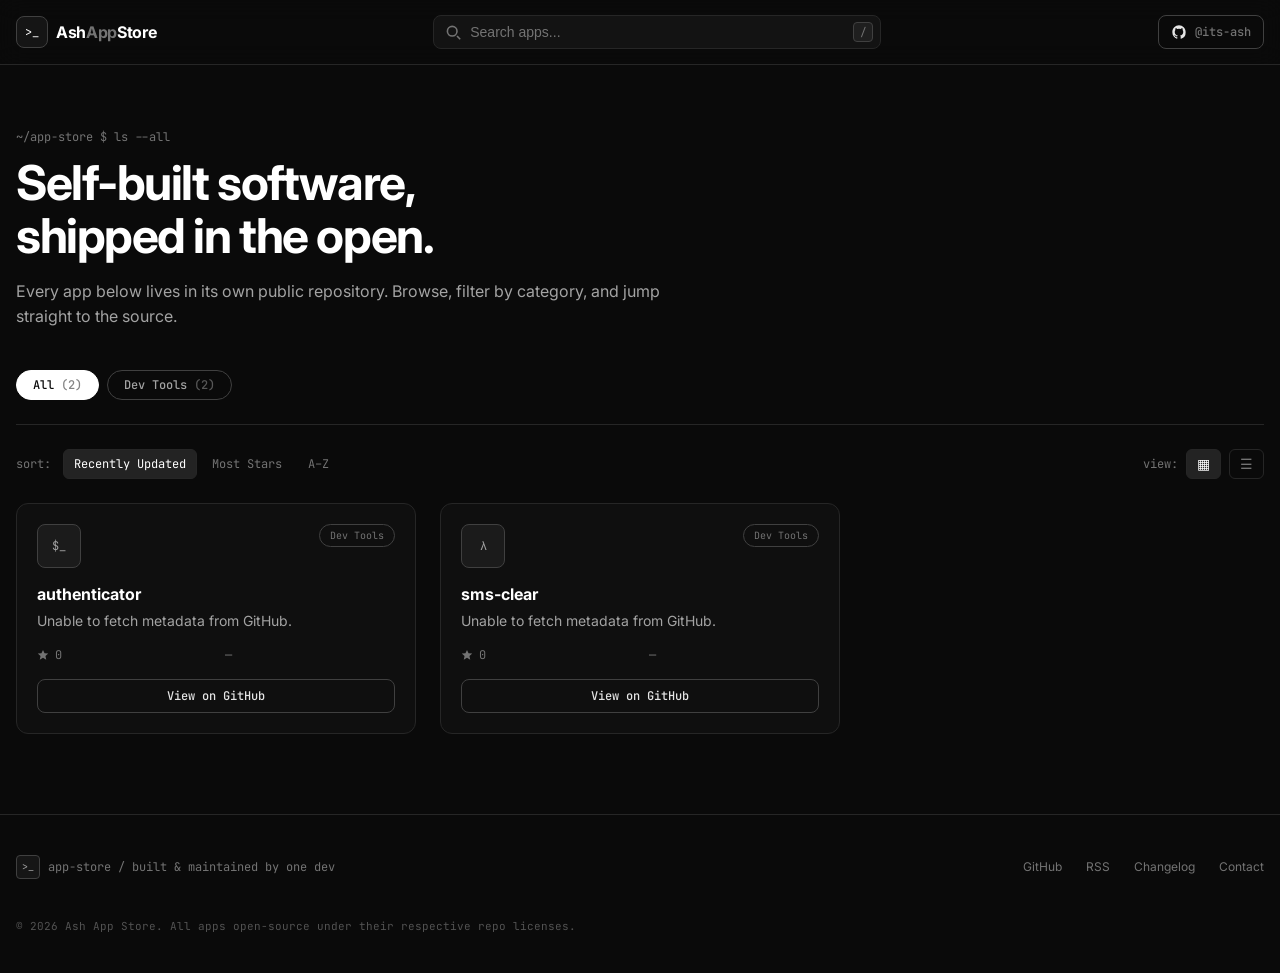
<file: index.html>
<!DOCTYPE html>
<html lang="en">
<head>
  <meta charset="UTF-8" />
  <meta name="viewport" content="width=device-width, initial-scale=1.0" />
  <title>Ash App Store — Self-built software, shipped in the open</title>
  <meta name="description" content="Every app lives in its own public repository. Browse, filter by category, and jump straight to the source." />
  <meta name="author" content="Ash Store" />
  <meta name="robots" content="index, follow, max-image-preview:large" />
  <meta name="theme-color" content="#0a0a0a" />

  <meta property="og:type" content="website" />
  <meta property="og:title" content="Ash App Store" />
  <meta property="og:description" content="Self-built software, shipped in the open. Browse and install apps from public repositories." />
  <meta property="og:image" content="favicon.svg" />
  <meta property="og:site_name" content="Ash App Store" />

  <meta name="twitter:card" content="summary" />
  <meta name="twitter:title" content="Ash App Store" />
  <meta name="twitter:description" content="Self-built software, shipped in the open." />
  <meta name="twitter:image" content="favicon.svg" />

  <link rel="icon" href="favicon.svg" type="image/svg+xml" />
  <link rel="shortcut icon" href="favicon.svg" type="image/svg+xml" />
  <link rel="preconnect" href="https://fonts.googleapis.com" />
  <link rel="preconnect" href="https://fonts.gstatic.com" crossorigin />
  <link href="https://fonts.googleapis.com/css2?family=Inter:wght@400;500;600;700&family=JetBrains+Mono:wght@400;500&display=swap" rel="stylesheet" />
  <link rel="stylesheet" href="styles.css" />
</head>
<body>
  <header class="navbar">
    <div class="navbar-inner">
      <a href="#" class="logo">
        <span class="logo-icon">&gt;_</span>
        <span class="logo-text">Ash<span>App</span>Store</span>
      </a>
      <div class="search-wrap">
        <span class="search-icon" aria-hidden="true">
          <svg viewBox="0 0 20 20" fill="none" stroke="currentColor" stroke-width="2"><circle cx="9" cy="9" r="6"/><path d="m15 15 4 4"/></svg>
        </span>
        <input id="searchInput" type="search" placeholder="Search apps..." autocomplete="off" />
        <kbd class="search-kbd">/</kbd>
      </div>
      <a href="https://github.com/its-ash" class="nav-github" target="_blank" rel="noopener">
        <span class="gh-icon">
          <svg viewBox="0 0 24 24" fill="currentColor"><path d="M12 2C6.48 2 2 6.58 2 12.25c0 4.52 2.87 8.36 6.84 9.71.5.09.68-.22.68-.49v-1.71c-2.78.62-3.37-1.21-3.37-1.21-.45-1.18-1.11-1.49-1.11-1.49-.91-.63.07-.62.07-.62 1 .07 1.53 1.05 1.53 1.05.89 1.56 2.34 1.11 2.91.85.09-.66.35-1.11.63-1.36-2.22-.26-4.56-1.14-4.56-5.07 0-1.12.39-2.03 1.03-2.75-.1-.26-.45-1.3.1-2.7 0 0 .84-.28 2.75 1.05a9.36 9.36 0 0 1 5 0c1.91-1.33 2.75-1.05 2.75-1.05.55 1.4.2 2.44.1 2.7.64.72 1.03 1.63 1.03 2.75 0 3.94-2.34 4.81-4.57 5.06.36.32.68.94.68 1.9v2.82c0 .27.18.59.69.49A10.26 10.26 0 0 0 22 12.25C22 6.58 17.52 2 12 2Z"/></svg>
        </span>
        <span class="nav-github-text">@its-ash</span>
      </a>
    </div>
  </header>

  <main class="main-inner">
    <section class="hero">
      <p class="hero-eyebrow">~/app-store $ ls --all</p>
      <h1 class="hero-title">Self-built software,<br />shipped in the open.</h1>
      <p class="hero-sub">Every app below lives in its own public repository. Browse, filter by category, and jump straight to the source.</p>
    </section>

    <section class="category-bar" id="categoryBar"></section>

    <section class="toolbar">
      <div class="sort-group">
        <span class="sort-label">sort:</span>
        <button class="sort-btn active" data-sort="updated" type="button">Recently Updated</button>
        <button class="sort-btn" data-sort="stars" type="button">Most Stars</button>
        <button class="sort-btn" data-sort="name" type="button">A–Z</button>
      </div>
      <div class="view-toggle">
        <span class="view-label">view:</span>
        <button class="view-btn active" data-view="grid" aria-label="Grid view" type="button">▦</button>
        <button class="view-btn" data-view="list" aria-label="List view" type="button">☰</button>
      </div>
    </section>

    <section class="apps-section">
      <div id="appsContainer" class="apps-grid"></div>
    </section>
  </main>

  <footer class="footer">
    <div class="footer-inner">
      <div class="footer-brand">
        <span class="footer-icon">&gt;_</span>
        <span class="footer-text">app-store / built &amp; maintained by one dev</span>
      </div>
      <nav class="footer-nav">
        <a href="https://github.com/its-ash" target="_blank" rel="noopener">GitHub</a>
        <a href="#">RSS</a>
        <a href="#">Changelog</a>
        <a href="#">Contact</a>
      </nav>
    </div>
    <p class="footer-copy">© 2026 Ash App Store. All apps open-source under their respective repo licenses.</p>
  </footer>

  <div id="detailModal" class="modal" aria-hidden="true">
    <div class="modal-card">
      <button class="close-btn" type="button" aria-label="Close">✕</button>
      <div class="modal-header">
        <div id="modalIcon" class="modal-icon"></div>
        <div>
          <h3 id="modalTitle"></h3>
          <p id="modalVersion"></p>
        </div>
      </div>
      <div class="modal-stats">
        <div id="modalRating"></div>
        <div id="modalDownloads"></div>
        <div id="modalLanguage"></div>
      </div>
      <p id="modalDescription" class="modal-description"></p>
      <div id="modalDetails" class="modal-details"></div>
      <div class="modal-actions">
        <button id="shareBtn" class="btn-ghost" type="button"><span>Share</span></button>
        <a id="repoLink" class="btn-secondary" href="#" target="_blank" rel="noopener"><span>View Repo</span></a>
        <button id="installBtn" class="btn-primary" type="button"><span>Install</span></button>
      </div>
    </div>
  </div>

  <script src="script.js"></script>
</body>
</html>
</file>
<file: styles.css>
:root {
  --bg: #0a0a0a;
  --surface: #111111;
  --surface-alt: #1a1a1a;
  --surface-hover: #1e1e1e;
  --text: #e5e5e5;
  --text-bright: #ffffff;
  --muted: #737373;
  --muted-bright: #a3a3a3;
  --border: #262626;
  --border-bright: #404040;
  --accent: #ffffff;
  --accent-contrast: #0a0a0a;
}

* { box-sizing: border-box; margin: 0; padding: 0; }
html { scroll-behavior: smooth; }
body {
  font-family: "Inter", system-ui, -apple-system, sans-serif;
  background-color: var(--bg);
  color: var(--text);
  -webkit-font-smoothing: antialiased;
  min-height: 100vh;
}
::selection { background-color: var(--accent); color: var(--accent-contrast); }

.navbar {
  position: sticky; top: 0; z-index: 50;
  border-bottom: 1px solid var(--border);
  background-color: rgba(10,10,10,0.9);
  backdrop-filter: blur(12px);
}
.navbar-inner {
  max-width: 80rem; margin: 0 auto; padding: 0 1rem;
  display: flex; align-items: center; justify-content: space-between;
  gap: 1rem; height: 4rem;
}
.logo { display: flex; align-items: center; gap: 0.5rem; text-decoration: none; flex-shrink: 0; }
.logo-icon {
  display: flex; align-items: center; justify-content: center;
  width: 2rem; height: 2rem; border-radius: 0.5rem;
  border: 1px solid var(--border-bright); background: rgba(255,255,255,0.05);
  font-family: "JetBrains Mono", monospace; font-size: 0.75rem; color: var(--text-bright);
}
.logo-text { font-size: 1rem; font-weight: 700; letter-spacing: -0.02em; color: var(--text-bright); }
.logo-text > span { color: var(--muted); }

.search-wrap { position: relative; display: flex; align-items: center; flex: 1; max-width: 28rem; }
.search-icon { position: absolute; left: 0.75rem; display: flex; align-items: center; color: var(--muted); pointer-events: none; }
.search-icon svg { width: 1rem; height: 1rem; }
.search-wrap input {
  width: 100%; border: 1px solid var(--border);
  background: rgba(255,255,255,0.04); border-radius: 0.5rem;
  padding: 0.5rem 2.5rem 0.5rem 2.25rem; font-size: 0.875rem; color: var(--text);
  outline: none; transition: border-color 150ms, background 150ms;
}
.search-wrap input::placeholder { color: var(--muted); }
.search-wrap input:focus { border-color: var(--border-bright); background: rgba(255,255,255,0.06); }
.search-kbd {
  position: absolute; right: 0.5rem; display: none;
  align-items: center; justify-content: center; min-width: 1.25rem; height: 1.25rem;
  border: 1px solid var(--border-bright); background: rgba(255,255,255,0.05);
  border-radius: 0.25rem; font-family: "JetBrains Mono", monospace; font-size: 0.6875rem;
  color: var(--muted); pointer-events: none;
}
@media (min-width: 640px) { .search-kbd { display: flex; } }

.nav-github {
  display: flex; align-items: center; gap: 0.5rem; flex-shrink: 0;
  border: 1px solid var(--border-bright); border-radius: 0.5rem; padding: 0.5rem 0.75rem;
  font-size: 0.875rem; font-weight: 500; color: var(--text); text-decoration: none;
  transition: border-color 150ms, background 150ms;
}
.nav-github:hover { background: rgba(255,255,255,0.05); }
.gh-icon { display: flex; align-items: center; }
.gh-icon svg { width: 1rem; height: 1rem; }
.nav-github-text { display: none; font-family: "JetBrains Mono", monospace; font-size: 0.75rem; color: var(--muted); }
@media (min-width: 768px) { .nav-github-text { display: inline; } }

.main-inner { max-width: 80rem; margin: 0 auto; padding: 0 1rem; }

.hero { padding-top: 3rem; padding-bottom: 2rem; }
@media (min-width: 640px) { .hero { padding-top: 4rem; padding-bottom: 2.5rem; } }
.hero-eyebrow { font-family: "JetBrains Mono", monospace; font-size: 0.75rem; color: var(--muted); margin-bottom: 0.75rem; }
.hero-title { font-size: 1.875rem; font-weight: 700; letter-spacing: -0.03em; line-height: 1.1; color: var(--text-bright); }
@media (min-width: 640px) { .hero-title { font-size: 2.25rem; } }
@media (min-width: 1024px) { .hero-title { font-size: 3rem; } }
.hero-sub { margin-top: 1rem; max-width: 42rem; font-size: 0.875rem; color: var(--muted-bright); line-height: 1.6; }
@media (min-width: 640px) { .hero-sub { font-size: 1rem; } }

.category-bar {
  display: flex; flex-wrap: wrap; gap: 0.5rem;
  padding-bottom: 1.5rem; border-bottom: 1px solid var(--border);
}
.cat-pill {
  border: 1px solid var(--border-bright); background: transparent; color: var(--muted-bright);
  border-radius: 9999px; padding: 0.375rem 1rem;
  font-family: "JetBrains Mono", monospace; font-size: 0.75rem; font-weight: 500;
  cursor: pointer; transition: border-color 150ms, color 150ms, background 150ms;
}
.cat-pill:hover { color: var(--text-bright); }
.cat-pill.active { background: var(--accent); border-color: var(--accent); color: var(--accent-contrast); }
.cat-count { opacity: 0.5; }

.toolbar {
  display: flex; flex-wrap: wrap; align-items: center; justify-content: space-between;
  gap: 1rem; padding: 1.5rem 0;
}
.sort-group { display: flex; align-items: center; gap: 0.25rem; font-family: "JetBrains Mono", monospace; font-size: 0.75rem; }
.sort-label { color: var(--muted); margin-right: 0.5rem; }
.sort-btn {
  border: 1px solid transparent; background: transparent; color: var(--muted);
  border-radius: 0.375rem; padding: 0.375rem 0.625rem;
  font-family: "JetBrains Mono", monospace; font-size: 0.75rem; cursor: pointer;
  transition: color 150ms, background 150ms;
}
.sort-btn:hover { color: var(--text); background: rgba(255,255,255,0.05); }
.sort-btn.active { color: var(--text-bright); background: rgba(255,255,255,0.1); border-color: var(--border); }

.view-toggle { display: flex; align-items: center; gap: 0.5rem; }
.view-label { font-family: "JetBrains Mono", monospace; font-size: 0.75rem; color: var(--muted); }
.view-btn {
  display: flex; align-items: center; justify-content: center;
  border: 1px solid var(--border); background: transparent; color: var(--muted);
  border-radius: 0.375rem; padding: 0.375rem 0.625rem; font-size: 0.875rem; cursor: pointer;
  transition: color 150ms, background 150ms;
}
.view-btn:hover { color: var(--text); }
.view-btn.active { color: var(--text-bright); background: rgba(255,255,255,0.1); border-color: var(--border); }

.apps-section { padding-bottom: 5rem; }
.apps-grid { display: grid; grid-template-columns: 1fr; gap: 1rem; }
@media (min-width: 640px) { .apps-grid { grid-template-columns: repeat(2, 1fr); gap: 1.5rem; } }
@media (min-width: 1024px) { .apps-grid { grid-template-columns: repeat(3, 1fr); } }
.apps-grid.list-view { grid-template-columns: 1fr; }

.app-card {
  display: flex; flex-direction: column;
  border: 1px solid var(--border); background: rgba(255,255,255,0.02);
  border-radius: 0.75rem; padding: 1.25rem; cursor: pointer;
  transition: border-color 150ms, background 150ms;
}
.app-card:hover { border-color: var(--border-bright); background: rgba(255,255,255,0.04); }

.app-card-top { display: flex; align-items: flex-start; justify-content: space-between; margin-bottom: 1rem; }
.app-icon {
  display: flex; align-items: center; justify-content: center;
  width: 2.75rem; height: 2.75rem; border-radius: 0.5rem;
  border: 1px solid var(--border-bright); background: rgba(255,255,255,0.05);
  overflow: hidden; font-family: "JetBrains Mono", monospace; font-size: 0.75rem; color: var(--muted-bright);
}
.app-icon img { width: 100%; height: 100%; object-fit: cover; }
.app-category {
  border: 1px solid var(--border-bright); border-radius: 9999px; padding: 0.25rem 0.625rem;
  font-family: "JetBrains Mono", monospace; font-size: 0.625rem; color: var(--muted);
}
.app-name { font-size: 1rem; font-weight: 700; color: var(--text-bright); margin-bottom: 0.375rem; word-break: break-word; }
.app-desc { font-size: 0.875rem; color: var(--muted-bright); line-height: 1.5; margin-bottom: 1rem; }
.app-footer {
  margin-top: auto; display: flex; align-items: center; justify-content: space-between;
  font-family: "JetBrains Mono", monospace; font-size: 0.75rem; color: var(--muted); margin-bottom: 1rem;
}
.app-star { display: flex; align-items: center; gap: 0.375rem; }
.app-star svg { width: 0.75rem; height: 0.75rem; color: var(--muted); }
.app-link {
  display: block; width: 100%; border: 1px solid var(--border-bright); border-radius: 0.5rem;
  padding: 0.5rem; text-align: center; font-family: "JetBrains Mono", monospace;
  font-size: 0.75rem; font-weight: 500; color: var(--text); text-decoration: none;
  transition: border-color 150ms, background 150ms, color 150ms;
}
.app-link:hover { background: var(--accent); color: var(--accent-contrast); }

.apps-grid.list-view .app-card { flex-direction: row; align-items: center; gap: 1rem; }
.apps-grid.list-view .app-card-top { margin-bottom: 0; flex-shrink: 0; }
.apps-grid.list-view .app-card > .app-info { flex: 1; min-width: 0; }
.apps-grid.list-view .app-desc { margin-bottom: 0; -webkit-line-clamp: 1; -webkit-box-orient: vertical; overflow: hidden; display: -webkit-box; }
.apps-grid.list-view .app-footer { margin-top: 0.5rem; margin-bottom: 0; }
.apps-grid.list-view .app-link { width: auto; flex-shrink: 0; }

.loading, .placeholder {
  grid-column: 1 / -1; text-align: center; padding: 3rem 1rem;
  font-family: "JetBrains Mono", monospace; font-size: 0.875rem; color: var(--muted);
}
.placeholder { border: 1px dashed var(--border-bright); border-radius: 0.875rem; }

.footer { border-top: 1px solid var(--border); }
.footer-inner {
  max-width: 80rem; margin: 0 auto; padding: 2.5rem 1rem;
  display: flex; flex-direction: column; align-items: flex-start; justify-content: space-between; gap: 1.5rem;
}
@media (min-width: 640px) { .footer-inner { flex-direction: row; align-items: center; } }
.footer-brand { display: flex; align-items: center; gap: 0.5rem; }
.footer-icon {
  display: flex; align-items: center; justify-content: center; width: 1.5rem; height: 1.5rem;
  border: 1px solid var(--border-bright); background: rgba(255,255,255,0.05);
  border-radius: 0.25rem; font-family: "JetBrains Mono", monospace; font-size: 0.625rem; color: var(--muted-bright);
}
.footer-text { font-family: "JetBrains Mono", monospace; font-size: 0.75rem; color: var(--muted); }
.footer-nav { display: flex; flex-wrap: wrap; gap: 1.5rem; }
.footer-nav a { font-size: 0.75rem; color: var(--muted); text-decoration: none; transition: color 150ms; }
.footer-nav a:hover { color: var(--text); }
.footer-copy { max-width: 80rem; margin: 0 auto; padding: 0 1rem 2.5rem; font-family: "JetBrains Mono", monospace; font-size: 0.6875rem; color: #525252; }

.modal {
  position: fixed; inset: 0; z-index: 100; display: none; place-items: center;
  padding: 1rem; background: rgba(0,0,0,0.6); backdrop-filter: blur(4px);
}
.modal.show { display: grid; }
.modal-card {
  width: min(720px, 96vw); max-height: 90vh; overflow-y: auto;
  background: var(--surface); border: 1px solid var(--border);
  border-radius: 1.5rem; padding: 1.5rem; position: relative;
}
.close-btn {
  position: absolute; top: 0.75rem; right: 0.75rem; width: 2.125rem; height: 2.125rem;
  border-radius: 50%; border: 1px solid var(--border); background: var(--surface-alt);
  color: var(--text); font-size: 0.875rem; cursor: pointer; transition: background 150ms;
}
.close-btn:hover { background: var(--surface-hover); }

.modal-header { display: flex; gap: 0.75rem; align-items: center; padding-right: 2rem; }
.modal-icon {
  width: 4rem; height: 4rem; border-radius: 0.75rem;
  border: 1px solid var(--border-bright); background: rgba(255,255,255,0.05);
  display: flex; align-items: center; justify-content: center; overflow: hidden;
  flex-shrink: 0; font-family: "JetBrains Mono", monospace; color: var(--muted-bright);
}
.modal-icon img { width: 100%; height: 100%; object-fit: cover; }
.modal-header h3 { font-size: 1.5rem; font-weight: 700; color: var(--text-bright); word-break: break-word; line-height: 1.2; }
.modal-header p { margin-top: 0.25rem; color: var(--muted); font-size: 0.875rem; }

.modal-stats { margin-top: 1rem; display: flex; flex-wrap: wrap; gap: 0.5rem; }
.modal-stats > div {
  border-radius: 9999px; background: var(--surface-alt); color: var(--text);
  font-size: 0.75rem; font-weight: 600; padding: 0.4375rem 0.75rem;
}

.modal-description { margin-top: 1rem; color: var(--muted-bright); line-height: 1.6; font-size: 0.875rem; }
.modal-details { margin-top: 1rem; display: grid; gap: 0.5rem; }
.detail-item {
  display: flex; justify-content: space-between; gap: 0.5rem;
  background: var(--surface-alt); border-radius: 0.625rem; padding: 0.625rem 0.75rem; font-size: 0.8125rem;
}
.detail-item strong { color: var(--muted); font-weight: 500; }
.detail-item span { color: var(--text); text-align: right; word-break: break-word; }

.modal-actions { margin-top: 1.5rem; display: flex; justify-content: flex-end; gap: 0.625rem; }
.btn-primary, .btn-ghost, .btn-secondary {
  border: 0; border-radius: 9999px; min-height: 2.25rem; padding: 0 1.25rem;
  font-size: 0.8125rem; font-weight: 600; cursor: pointer; text-decoration: none;
  display: inline-flex; align-items: center; transition: filter 150ms;
}
.btn-primary { background: var(--accent); color: var(--accent-contrast); }
.btn-ghost { background: var(--surface-alt); color: var(--text); border: 1px solid var(--border); }
.btn-secondary { background: transparent; color: var(--text); border: 1px solid var(--border-bright); }
.btn-primary:hover, .btn-ghost:hover, .btn-secondary:hover { filter: brightness(1.15); }

@media (max-width: 700px) {
  .modal-actions { flex-direction: column; }
  .modal-actions button, .modal-actions a { width: 100%; justify-content: center; }
}

@media (prefers-reduced-motion: reduce) {
  *, *::before, *::after { transition-duration: 0.01ms !important; animation-duration: 0.01ms !important; }
}
</file>
